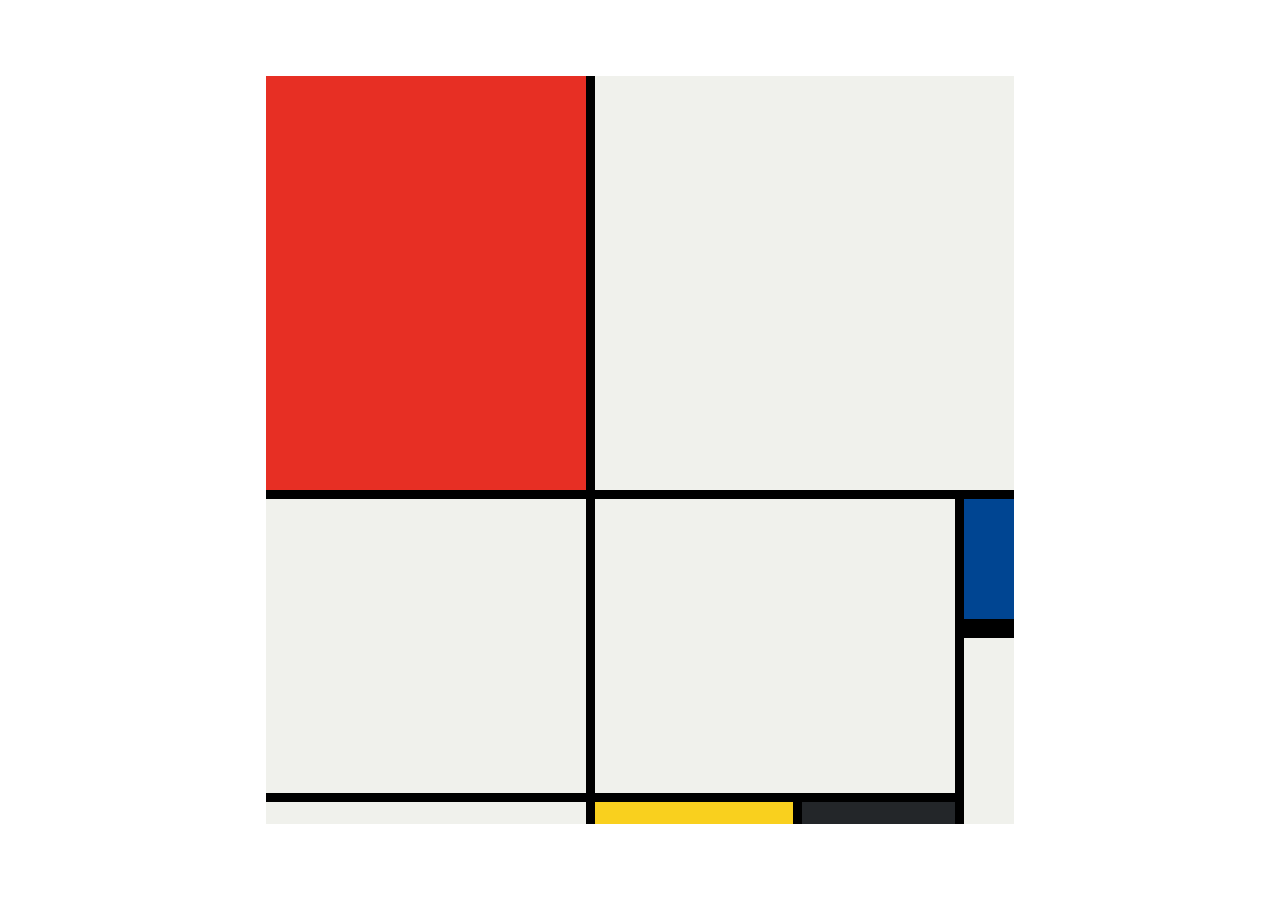
<file: assets/projects/mondrian/index.html>
<!DOCTYPE html>
<html lang="en">

<head>
  <meta charset="UTF-8">
  <meta name="viewport" content="width=device-width, initial-scale=1.0">
  <title>Mondrian Project</title>
  <style>
    /* 
    Write your CSS here 
    Gap Colour: #000
    White: #F0F1EC
    Red: #E72F24
    Black: #232629
    Blue: #004592
    Yellow: #F9D01E

    For dimensions, see dimensions.png image.
    HINT: Remember you can't change the properties of grid lines.
    But grid lines are transparent!
    */

    body {
      display: flex;
      height: 100vh;
      justify-content: center;
      align-items: center;
      background-color: white;
      margin: 0;
      padding: 0;
    }

    .mondrian-container {
      background-color: black;
      height: 748px;
      width: 748px;
      display: grid;
      gap: 9px;
      grid-template: 414px 130px 155px 22px / 320px 198px 153px 50px;
    }

    .red {
      background-color: #E72F24;
    }

    .white {
      background-color: #F0F1EC;
    }

    .blue {
      background-color: #004592;
      border-bottom: black solid 10px;
    }

    .yellow {
      background-color: #F9D01E;
    }

    .black {
      background-color: #232629;
    }

    #one {
      grid-column: span 3;
    }

    #two {
      grid-row: span 2;
    }

    #three {
      grid-column: span 2;
      grid-row: span 2;
    }

    #four {
      grid-row: span 2;
    }
  </style>
</head>

<body>
  <div class="mondrian-container">
    <div class="red"></div>
    <div id="one" class="white"></div>
    <div id="two" class="white"></div>
    <div id="three" class="white"></div>
    <div class="blue"></div>
    <div id="four" class="white"></div>
    <div id="five" class="white"></div>
    <div class="yellow"></div>
    <div class="black"></div>
  </div>
</body>

</html>
</file>
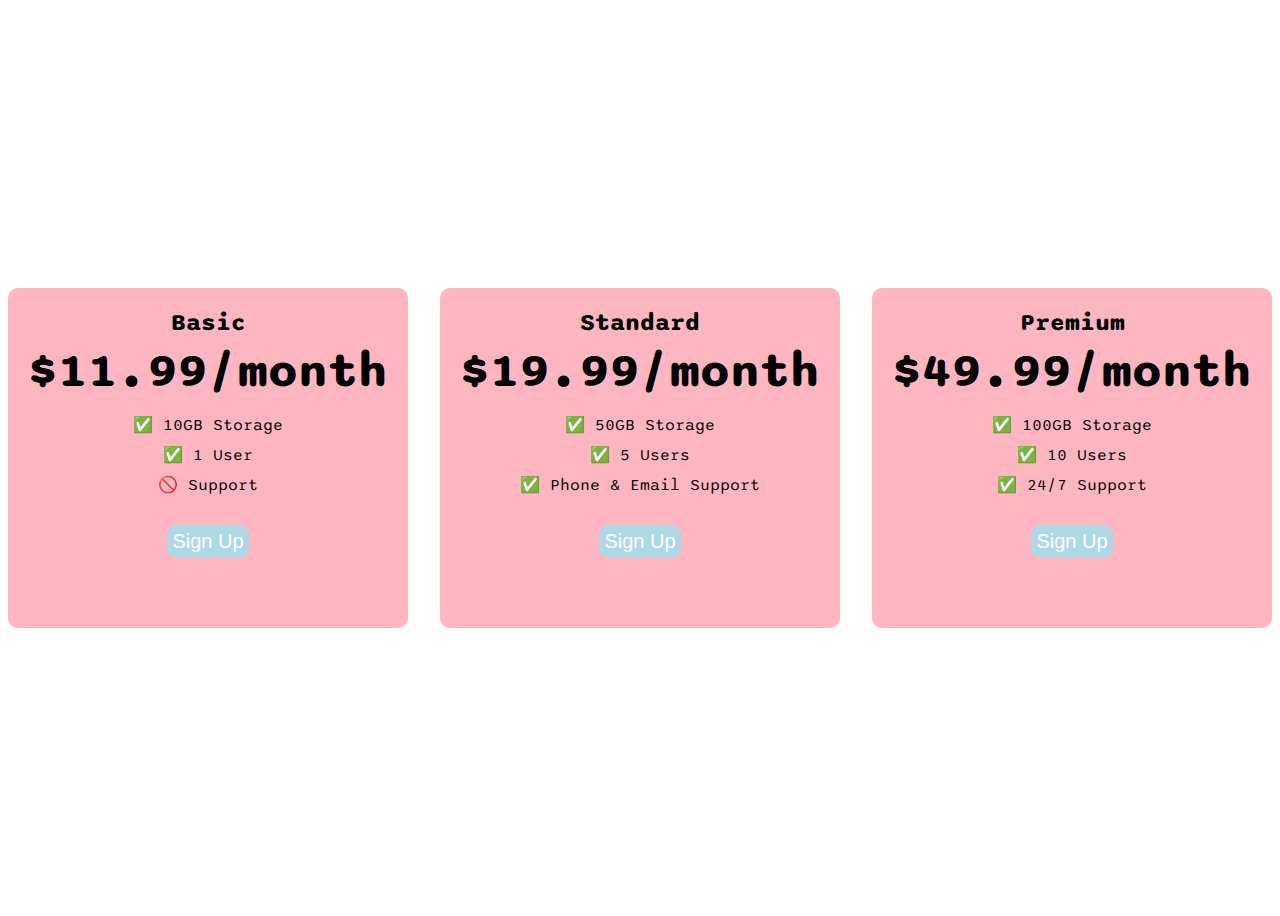
<file: assets/projects/pricing-table/index.html>
<!DOCTYPE html>
<html>
  <head>
    <title>Flexbox Pricing Table</title>
    <link rel="preconnect" href="https://fonts.googleapis.com" />
    <link rel="preconnect" href="https://fonts.gstatic.com" crossorigin />
    <link
      href="https://fonts.googleapis.com/css2?family=Sono:wght@400;700&display=swap"
      rel="stylesheet"
    />
    <style>
      body {
        font-family: "Sono", sans-serif;
      }

      .pricing-container {
        display: flex;
        justify-content: center;
        gap: 2rem;
        height: 100vh;
        align-items: center;
      }
      .pricing-plan {
        flex: 1;
        
        max-width: 400px;
        height: 300px;
        background-color: lightpink;
        border-radius: 10px;
        text-align: center;
        padding: 20px;
      }

      .plan-title {
        font-size: 1.5rem;
        font-weight: bold;
      }

      .plan-price {
        font-size: 3rem;
        font-weight: bold;
        margin: 5px 0px 15px 0px;
      }

      .plan-features {
        list-style: none;
        flex-direction: column;    
        margin: 0;
        padding: 0;
      }

      .plan-features li {
        margin-bottom: 10px;
      }

      .plan-button {
        background-color: lightblue;
        border: none;
        color: white;
        font-size: 1.25rem;
        padding: 5px;
        border-radius: 10px;
        margin-top: 20px;
      }

      /* Hint: What can you do with a media query and flexbox? */
      @media (max-width: 1250px) {
        .pricing-container {
          flex-direction: column;
          height: 100%;
        }
      }
    </style>
  </head>

  <body>
    <div class="pricing-container">
      <div class="pricing-plan">
        <div class="plan-title">Basic</div>
        <div class="plan-price">$11.99/month</div>
        <ul class="plan-features">
          <li>✅ 10GB Storage</li>
          <li>✅ 1 User</li>
          <li>🚫 Support</li>
        </ul>
        <button class="plan-button">Sign Up</button>
      </div>
      <div class="pricing-plan">
        <div class="plan-title">Standard</div>
        <div class="plan-price">$19.99/month</div>
        <ul class="plan-features">
          <li>✅ 50GB Storage</li>
          <li>✅ 5 Users</li>
          <li>✅ Phone &amp; Email Support</li>
        </ul>
        <button class="plan-button">Sign Up</button>
      </div>
      <div class="pricing-plan">
        <div class="plan-title">Premium</div>
        <div class="plan-price">$49.99/month</div>
        <ul class="plan-features">
          <li>✅ 100GB Storage</li>
          <li>✅ 10 Users</li>
          <li>✅ 24/7 Support</li>
        </ul>
        <button class="plan-button">Sign Up</button>
      </div>
    </div>
  </body>
</html>
</file>
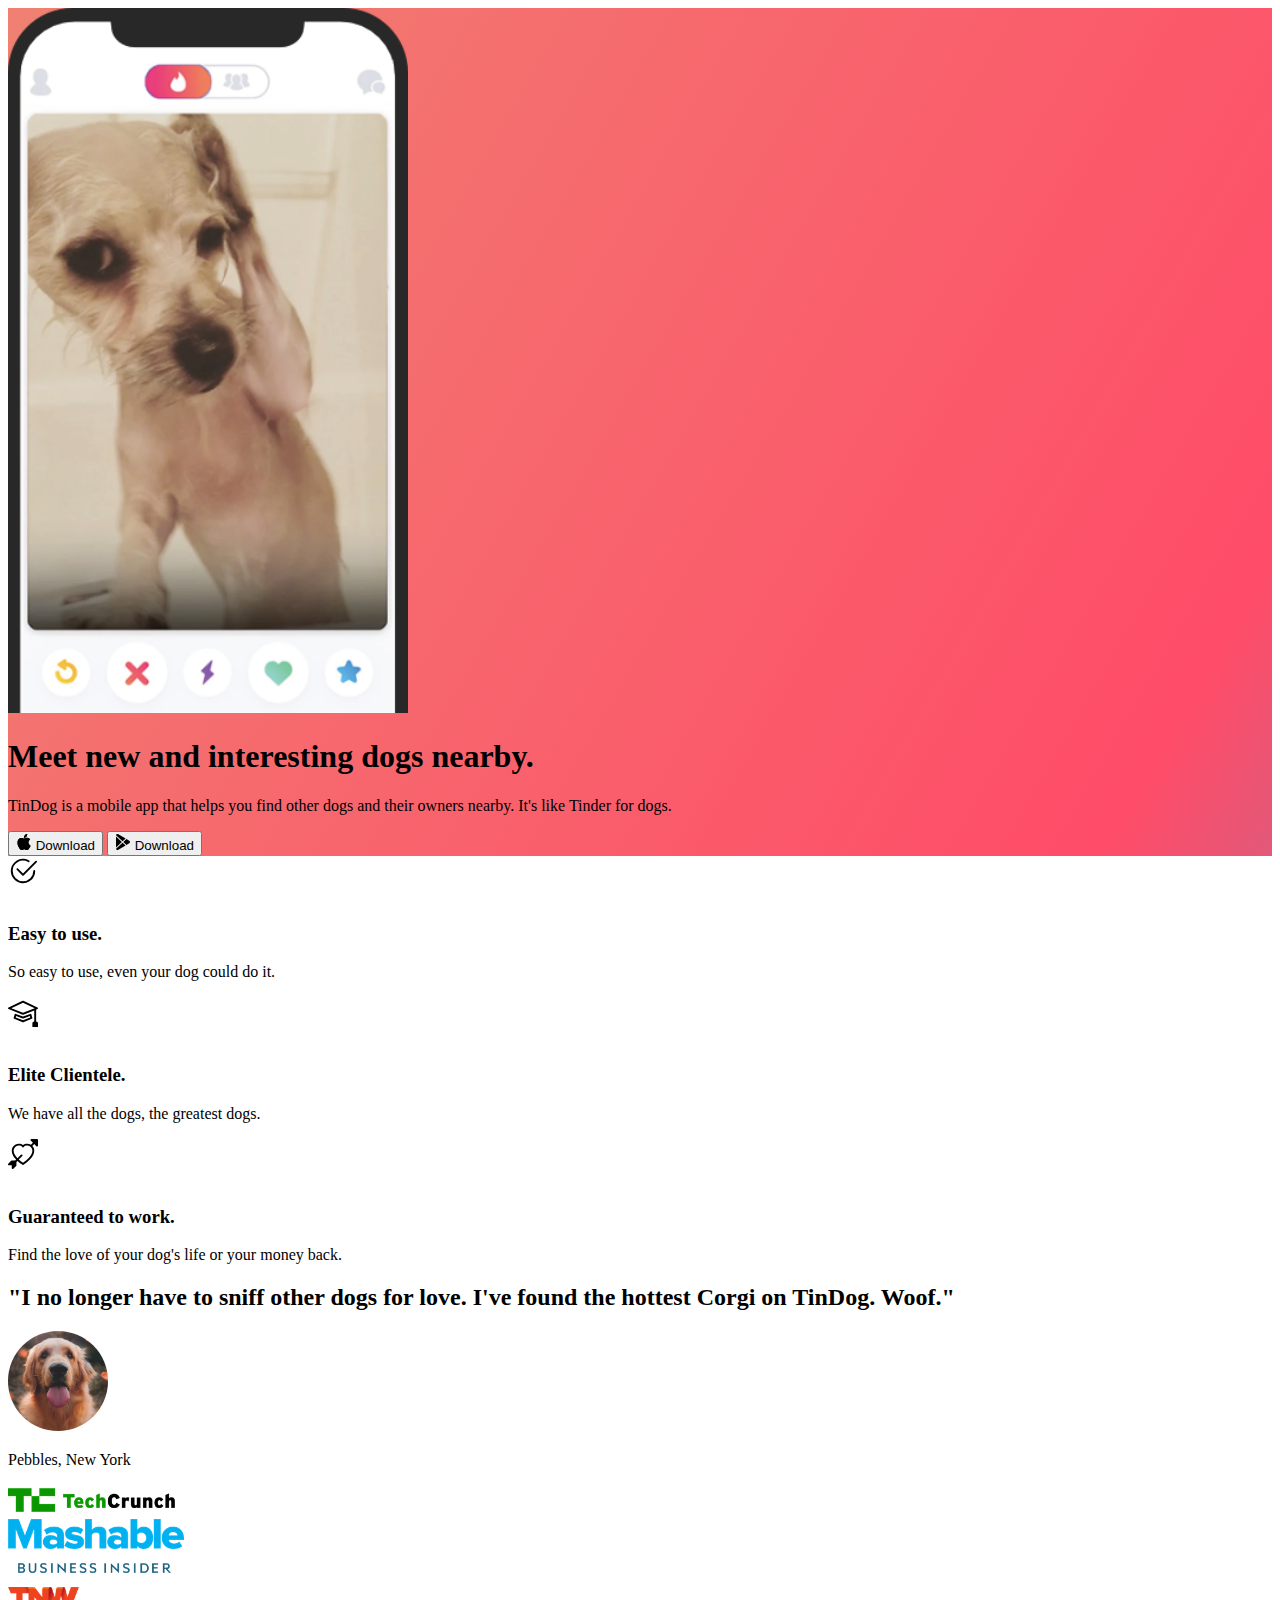
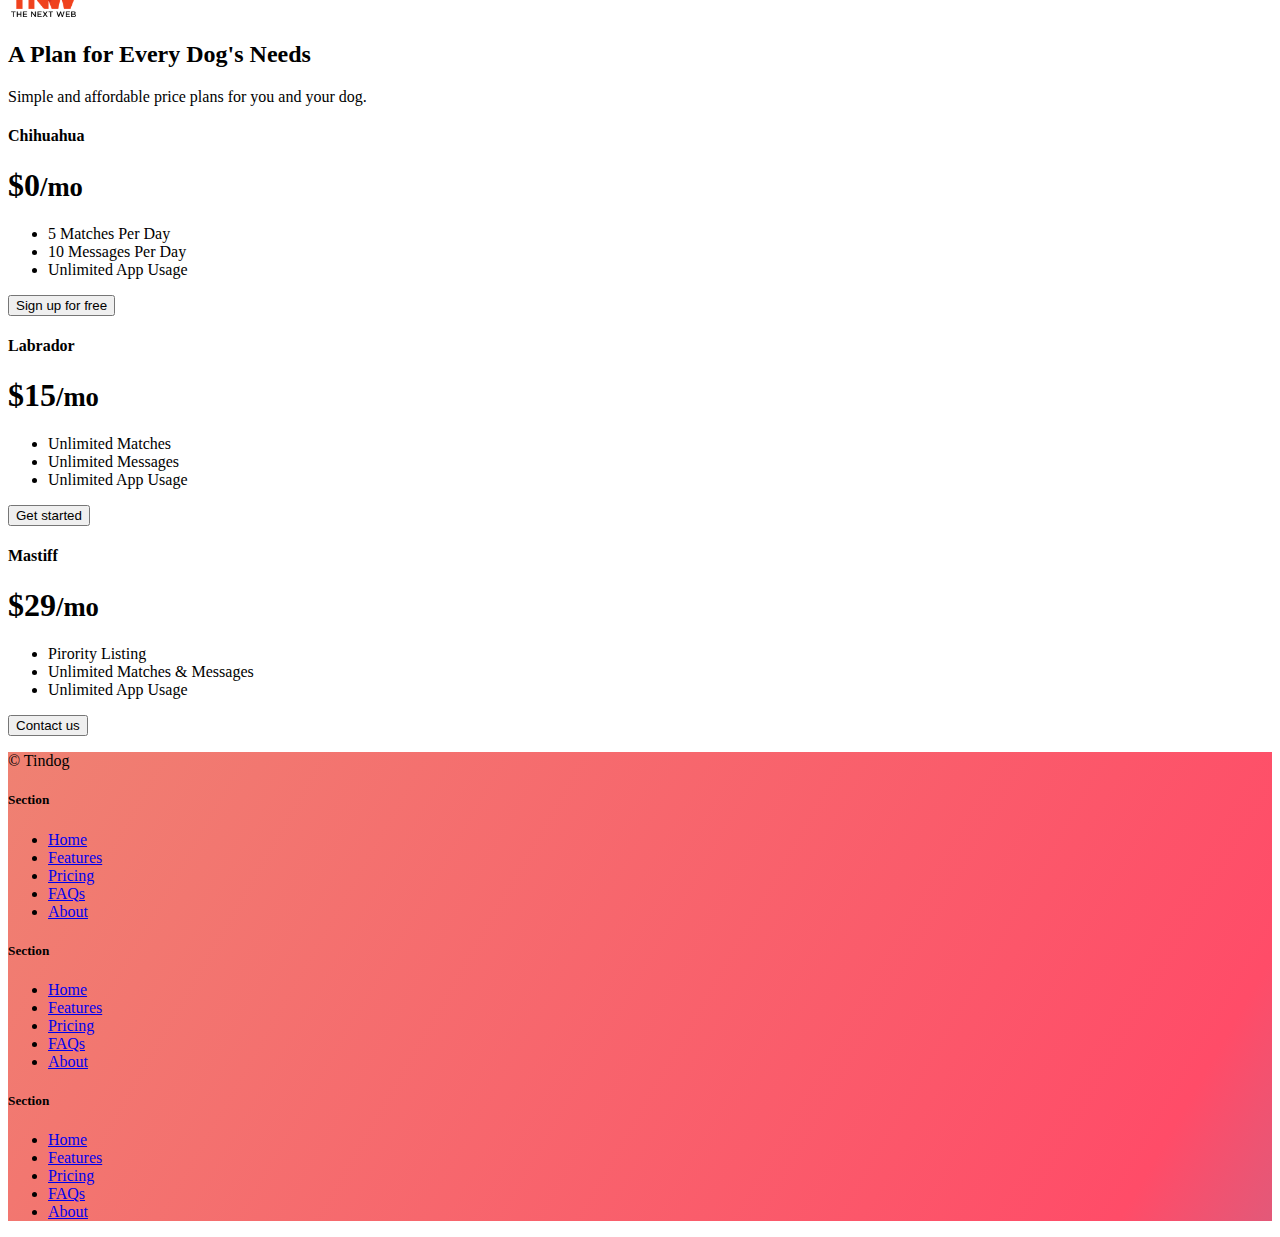
<file: assets/projects/tin-dog/index.html>
<!DOCTYPE html>
<html lang="en">

<head>
  <meta charset="UTF-8">
  <meta name="viewport" content="width=device-width, initial-scale=1.0">
  <title>TinDog</title>
  <link href="https://cdn.jsdelivr.net/npm/bootstrap@5.3.2/dist/css/bootstrap.min.css" rel="stylesheet" integrity="sha384-T3c6CoIi6uLrA9TneNEoa7RxnatzjcDSCmG1MXxSR1GAsXEV/Dwwykc2MPK8M2HN" crossorigin="anonymous">
  <link rel="stylesheet" href="./css/style.css">
</head>

<body>

  <!-- Title -->
  <section id="title">
    <div class="gradient-background">
      <div class="container pt-5">
        <div class="row flex-lg-row-reverse align-items-center g-5 pt-5 pb-0">
          <div class="col-10 col-sm-8 col-lg-6">
            <img src="./images/iphone.png" class="d-block mx-lg-auto img-fluid" alt="Tindog App" width="400" loading="lazy">
          </div>
          <div class="col-lg-6">
            <h1 class="display-5 fw-bold text-body-emphasis lh-1 mb-3">Meet new and interesting dogs nearby.</h1>
            <p class="lead">TinDog is a mobile app that helps you find other dogs and their owners nearby. It's like Tinder for dogs.</p>
            <div class="d-grid gap-2 d-md-flex justify-content-md-start">
              <button type="button" class="btn btn-light btn-lg px-4 me-md-2">
                <svg xmlns="http://www.w3.org/2000/svg" width="16" height="16" fill="currentColor"
                class="bi bi-apple mb-1" viewBox="0 0 16 16">
<path
                  d="M11.182.008C11.148-.03 9.923.023 8.857 1.18c-1.066 1.156-.902 2.482-.878 2.516.024.034 1.52.087 2.475-1.258.955-1.345.762-2.391.728-2.43Zm3.314 11.733c-.048-.096-2.325-1.234-2.113-3.422.212-2.189 1.675-2.789 1.698-2.854.023-.065-.597-.79-1.254-1.157a3.692 3.692 0 0 0-1.563-.434c-.108-.003-.483-.095-1.254.116-.508.139-1.653.589-1.968.607-.316.018-1.256-.522-2.267-.665-.647-.125-1.333.131-1.824.328-.49.196-1.422.754-2.074 2.237-.652 1.482-.311 3.83-.067 4.56.244.729.625 1.924 1.273 2.796.576.984 1.34 1.667 1.659 1.899.319.232 1.219.386 1.843.067.502-.308 1.408-.485 1.766-.472.357.013 1.061.154 1.782.539.571.197 1.111.115 1.652-.105.541-.221 1.324-1.059 2.238-2.758.347-.79.505-1.217.473-1.282Z" />
<path
                  d="M11.182.008C11.148-.03 9.923.023 8.857 1.18c-1.066 1.156-.902 2.482-.878 2.516.024.034 1.52.087 2.475-1.258.955-1.345.762-2.391.728-2.43Zm3.314 11.733c-.048-.096-2.325-1.234-2.113-3.422.212-2.189 1.675-2.789 1.698-2.854.023-.065-.597-.79-1.254-1.157a3.692 3.692 0 0 0-1.563-.434c-.108-.003-.483-.095-1.254.116-.508.139-1.653.589-1.968.607-.316.018-1.256-.522-2.267-.665-.647-.125-1.333.131-1.824.328-.49.196-1.422.754-2.074 2.237-.652 1.482-.311 3.83-.067 4.56.244.729.625 1.924 1.273 2.796.576.984 1.34 1.667 1.659 1.899.319.232 1.219.386 1.843.067.502-.308 1.408-.485 1.766-.472.357.013 1.061.154 1.782.539.571.197 1.111.115 1.652-.105.541-.221 1.324-1.059 2.238-2.758.347-.79.505-1.217.473-1.282Z" />
</svg>
                Download</button>
              <button type="button" class="btn btn-outline-light btn-lg px-4">
                <svg xmlns="http://www.w3.org/2000/svg" width="16" height="16" fill="currentColor"
                class="bi bi-google-play mb-1" viewBox="0 0 16 16">
<path
                  d="M14.222 9.374c1.037-.61 1.037-2.137 0-2.748L11.528 5.04 8.32 8l3.207 2.96 2.694-1.586Zm-3.595 2.116L7.583 8.68 1.03 14.73c.201 1.029 1.36 1.61 2.303 1.055l7.294-4.295ZM1 13.396V2.603L6.846 8 1 13.396ZM1.03 1.27l6.553 6.05 3.044-2.81L3.333.215C2.39-.341 1.231.24 1.03 1.27Z" />
</svg>

                Download</button>
            </div>
          </div>
        </div>
      </div>
    </div>
  </section>
  <!-- Features -->
  <section id="features">

    <div class="container mt-5">
      <div class="row g-4 py-5 row-cols-1 row-cols-lg-3">
        <div class="col d-flex align-items-start">
          <div class="icon-square text-body-emphasis bg-body-secondary d-inline-flex align-items-center justify-content-center fs-4 flex-shrink-0 me-3">
            <svg xmlns="http://www.w3.org/2000/svg" height="30" fill="currentColor" class="bi bi-check2-circle"
              viewBox="0 0 16 16">
                <path
                d="M2.5 8a5.5 5.5 0 0 1 8.25-4.764.5.5 0 0 0 .5-.866A6.5 6.5 0 1 0 14.5 8a.5.5 0 0 0-1 0 5.5 5.5 0 1 1-11 0z" />
                <path
                d="M15.354 3.354a.5.5 0 0 0-.708-.708L8 9.293 5.354 6.646a.5.5 0 1 0-.708.708l3 3a.5.5 0 0 0 .708 0l7-7z" />
            </svg>
          </div>
          <div>
            <h3 class="fs-2 text-body-emphasis">Easy to use.</h3>
            <p>So easy to use, even your dog could do it.</p>
          </div>
        </div>
        <div class="col d-flex align-items-start">
          <div class="icon-square text-body-emphasis bg-body-secondary d-inline-flex align-items-center justify-content-center fs-4 flex-shrink-0 me-3">
            <svg xmlns="http://www.w3.org/2000/svg" height="30" fill="currentColor" class="bi bi-mortarboard" viewBox="0 0 16 16">
              <path d="M8.211 2.047a.5.5 0 0 0-.422 0l-7.5 3.5a.5.5 0 0 0 .025.917l7.5 3a.5.5 0 0 0 .372 0L14 7.14V13a1 1 0 0 0-1 1v2h3v-2a1 1 0 0 0-1-1V6.739l.686-.275a.5.5 0 0 0 .025-.917l-7.5-3.5ZM8 8.46 1.758 5.965 8 3.052l6.242 2.913L8 8.46Z"/>
              <path d="M4.176 9.032a.5.5 0 0 0-.656.327l-.5 1.7a.5.5 0 0 0 .294.605l4.5 1.8a.5.5 0 0 0 .372 0l4.5-1.8a.5.5 0 0 0 .294-.605l-.5-1.7a.5.5 0 0 0-.656-.327L8 10.466 4.176 9.032Zm-.068 1.873.22-.748 3.496 1.311a.5.5 0 0 0 .352 0l3.496-1.311.22.748L8 12.46l-3.892-1.556Z"/>
              </svg>
          </div>
          <div>
            <h3 class="fs-2 text-body-emphasis">Elite Clientele.</h3>
            <p>We have all the dogs, the greatest dogs.</p>
          </div>
        </div>
        <div class="col d-flex align-items-start">
          <div class="icon-square text-body-emphasis bg-body-secondary d-inline-flex align-items-center justify-content-center fs-4 flex-shrink-0 me-3">
            <svg xmlns="http://www.w3.org/2000/svg" height="30" fill="currentColor" class="bi bi-arrow-through-heart"
              viewBox="0 0 16 16">
            <path fill-rule="evenodd"
                d="M2.854 15.854A.5.5 0 0 1 2 15.5V14H.5a.5.5 0 0 1-.354-.854l1.5-1.5A.5.5 0 0 1 2 11.5h1.793l.53-.53c-.771-.802-1.328-1.58-1.704-2.32-.798-1.575-.775-2.996-.213-4.092C3.426 2.565 6.18 1.809 8 3.233c1.25-.98 2.944-.928 4.212-.152L13.292 2 12.147.854A.5.5 0 0 1 12.5 0h3a.5.5 0 0 1 .5.5v3a.5.5 0 0 1-.854.354L14 2.707l-1.006 1.006c.236.248.44.531.6.845.562 1.096.585 2.517-.213 4.092-.793 1.563-2.395 3.288-5.105 5.08L8 13.912l-.276-.182a21.86 21.86 0 0 1-2.685-2.062l-.539.54V14a.5.5 0 0 1-.146.354l-1.5 1.5Zm2.893-4.894A20.419 20.419 0 0 0 8 12.71c2.456-1.666 3.827-3.207 4.489-4.512.679-1.34.607-2.42.215-3.185-.817-1.595-3.087-2.054-4.346-.761L8 4.62l-.358-.368c-1.259-1.293-3.53-.834-4.346.761-.392.766-.464 1.845.215 3.185.323.636.815 1.33 1.519 2.065l1.866-1.867a.5.5 0 1 1 .708.708L5.747 10.96Z" />
            </svg>
          </div>
          <div>
            <h3 class="fs-2 text-body-emphasis">Guaranteed to work.</h3>
            <p>Find the love of your dog's life or your money back.</p>
          </div>
        </div>
      </div>
    </div>

  </section>
  <!-- Testimonial -->
  <section id="testimonial">

    <div class="my-5">
      <div class="p-5 text-center bg-body-tertiary">
        <div class="container pt-5 pb-3">
          <h2 class="text-body-emphasis">"I no longer have to sniff other dogs for love. I've found the hottest Corgi on TinDog. Woof."</h2>
          <img class="profile-img mt-5" src="./images/dog-img.jpg" alt="dog">
          <p class="lead mt-2 col-lg-8 mx-auto">Pebbles, New York</p>
        </div>
        <div class="container">
          <div class="row">
            <div class="col-lg-3 col-sm-12">
              <img class="testimonial" src="./images/techcrunch.png" alt="techcrunch" height="30">
            </div>
            <div class="col-lg-3 col-sm-12">
              <img class="testimonial" src="./images/mashable.png" alt="mashable" height="30">
            </div>
            <div class="col-lg-3 col-sm-12">
              <img class="testimonial" src="./images/bizinsider.png" alt="bizinsider" height="30">
            </div>
            <div class="col-lg-3 col-sm-12">
              <img class="testimonial" src="./images/tnw.png" alt="tnw" height="30">
            </div>
          </div>
        </div>
      </div>
    </div>

  </section>
  <!-- Pricing -->
  <section id="pricing">
    
    <div class="container py-3">
      <header>
        <div class="pricing-header p-3 pb-md-4 mx-auto text-center">
          <h2 class="display-4 fw-normal text-body-emphasis">A Plan for Every Dog's Needs</h2>
          <p class="fs-5 text-body-secondary">Simple and affordable price plans for you and your dog.</p>
        </div>
      </header>
    
      <main>
        <div class="row row-cols-1 row-cols-md-3 mb-3 text-center">
          <div class="col">
            <div class="card mb-4 rounded-3 shadow-sm">
              <div class="card-header py-3">
                <h4 class="my-0 fw-normal">Chihuahua</h4>
              </div>
              <div class="card-body">
                <h1 class="card-title pricing-card-title">$0<small class="text-body-secondary fw-light">/mo</small></h1>
                <ul class="list-unstyled mt-3 mb-4">
                  <li>5 Matches Per Day</li>
                  <li>10 Messages Per Day</li>
                  <li>Unlimited App Usage</li>
                </ul>
                <button type="button" class="w-100 btn btn-lg btn-outline-dark">Sign up for free</button>
              </div>
            </div>
          </div>
          <div class="col">
            <div class="card mb-4 rounded-3 shadow-sm">
              <div class="card-header py-3">
                <h4 class="my-0 fw-normal">Labrador</h4>
              </div>
              <div class="card-body">
                <h1 class="card-title pricing-card-title">$15<small class="text-body-secondary fw-light">/mo</small></h1>
                <ul class="list-unstyled mt-3 mb-4">
                  <li>Unlimited Matches</li>
                  <li>Unlimited Messages</li>
                  <li>Unlimited App Usage</li>
                </ul>
                <button type="button" class="w-100 btn btn-lg btn-dark">Get started</button>
              </div>
            </div>
          </div>
          <div class="col">
            <div class="card mb-4 rounded-3 shadow-sm border-dark">
              <div class="card-header py-3 text-bg-dark border-dark">
                <h4 class="my-0 fw-normal">Mastiff</h4>
              </div>
              <div class="card-body">
                <h1 class="card-title pricing-card-title">$29<small class="text-body-secondary fw-light">/mo</small></h1>
                <ul class="list-unstyled mt-3 mb-4">
                  <li>Pirority Listing</li>
                  <li>Unlimited Matches & Messages</li>
                  <li>Unlimited App Usage</li>
                </ul>
                <button type="button" class="w-100 btn btn-lg btn-dark">Contact us</button>
              </div>
            </div>
          </div>
        </div>
    
  </section>
  <!-- Footer -->
  <section id="footer">
    <div class="gradient-background">
      <div class="container">
        <footer class="row row-cols-1 row-cols-sm-2 row-cols-md-5 py-5 mt-5">
          <div class="col mb-3">
            <p class="text-body-secondary">© Tindog</p>
          </div>
      
          <div class="col mb-3">
      
          </div>
      
          <div class="col mb-3">
            <h5>Section</h5>
            <ul class="nav flex-column">
              <li class="nav-item mb-2"><a href="#" class="nav-link p-0 text-body-secondary">Home</a></li>
              <li class="nav-item mb-2"><a href="#" class="nav-link p-0 text-body-secondary">Features</a></li>
              <li class="nav-item mb-2"><a href="#" class="nav-link p-0 text-body-secondary">Pricing</a></li>
              <li class="nav-item mb-2"><a href="#" class="nav-link p-0 text-body-secondary">FAQs</a></li>
              <li class="nav-item mb-2"><a href="#" class="nav-link p-0 text-body-secondary">About</a></li>
            </ul>
          </div>
      
          <div class="col mb-3">
            <h5>Section</h5>
            <ul class="nav flex-column">
              <li class="nav-item mb-2"><a href="#" class="nav-link p-0 text-body-secondary">Home</a></li>
              <li class="nav-item mb-2"><a href="#" class="nav-link p-0 text-body-secondary">Features</a></li>
              <li class="nav-item mb-2"><a href="#" class="nav-link p-0 text-body-secondary">Pricing</a></li>
              <li class="nav-item mb-2"><a href="#" class="nav-link p-0 text-body-secondary">FAQs</a></li>
              <li class="nav-item mb-2"><a href="#" class="nav-link p-0 text-body-secondary">About</a></li>
            </ul>
          </div>
      
          <div class="col mb-3">
            <h5>Section</h5>
            <ul class="nav flex-column">
              <li class="nav-item mb-2"><a href="#" class="nav-link p-0 text-body-secondary">Home</a></li>
              <li class="nav-item mb-2"><a href="#" class="nav-link p-0 text-body-secondary">Features</a></li>
              <li class="nav-item mb-2"><a href="#" class="nav-link p-0 text-body-secondary">Pricing</a></li>
              <li class="nav-item mb-2"><a href="#" class="nav-link p-0 text-body-secondary">FAQs</a></li>
              <li class="nav-item mb-2"><a href="#" class="nav-link p-0 text-body-secondary">About</a></li>
            </ul>
          </div>
        </footer>
      </div>
    </div>
  </section>

  <script src="https://cdn.jsdelivr.net/npm/bootstrap@5.3.2/dist/js/bootstrap.bundle.min.js" integrity="sha384-C6RzsynM9kWDrMNeT87bh95OGNyZPhcTNXj1NW7RuBCsyN/o0jlpcV8Qyq46cDfL" crossorigin="anonymous"></script>

</body>

</html>
</file>
<file: assets/projects/tin-dog/css/style.css>
.gradient-background {
  background: linear-gradient(300deg, #00bfff, #ff4c68, #ef8172);
  background-size: 180% 180%;
  animation: gradient-animation 18s ease infinite;
}

@keyframes gradient-animation {
  0% {
    background-position: 0% 50%;
  }
  50% {
    background-position: 100% 50%;
  }
  100% {
    background-position: 0% 50%;
  }
}

.icon-square {
  width: 3rem;
  height: 3rem;
  border-radius: 0.75rem;
}

.profile-img {
  height: 100px;
  border-radius: 50%;
}
</file>
